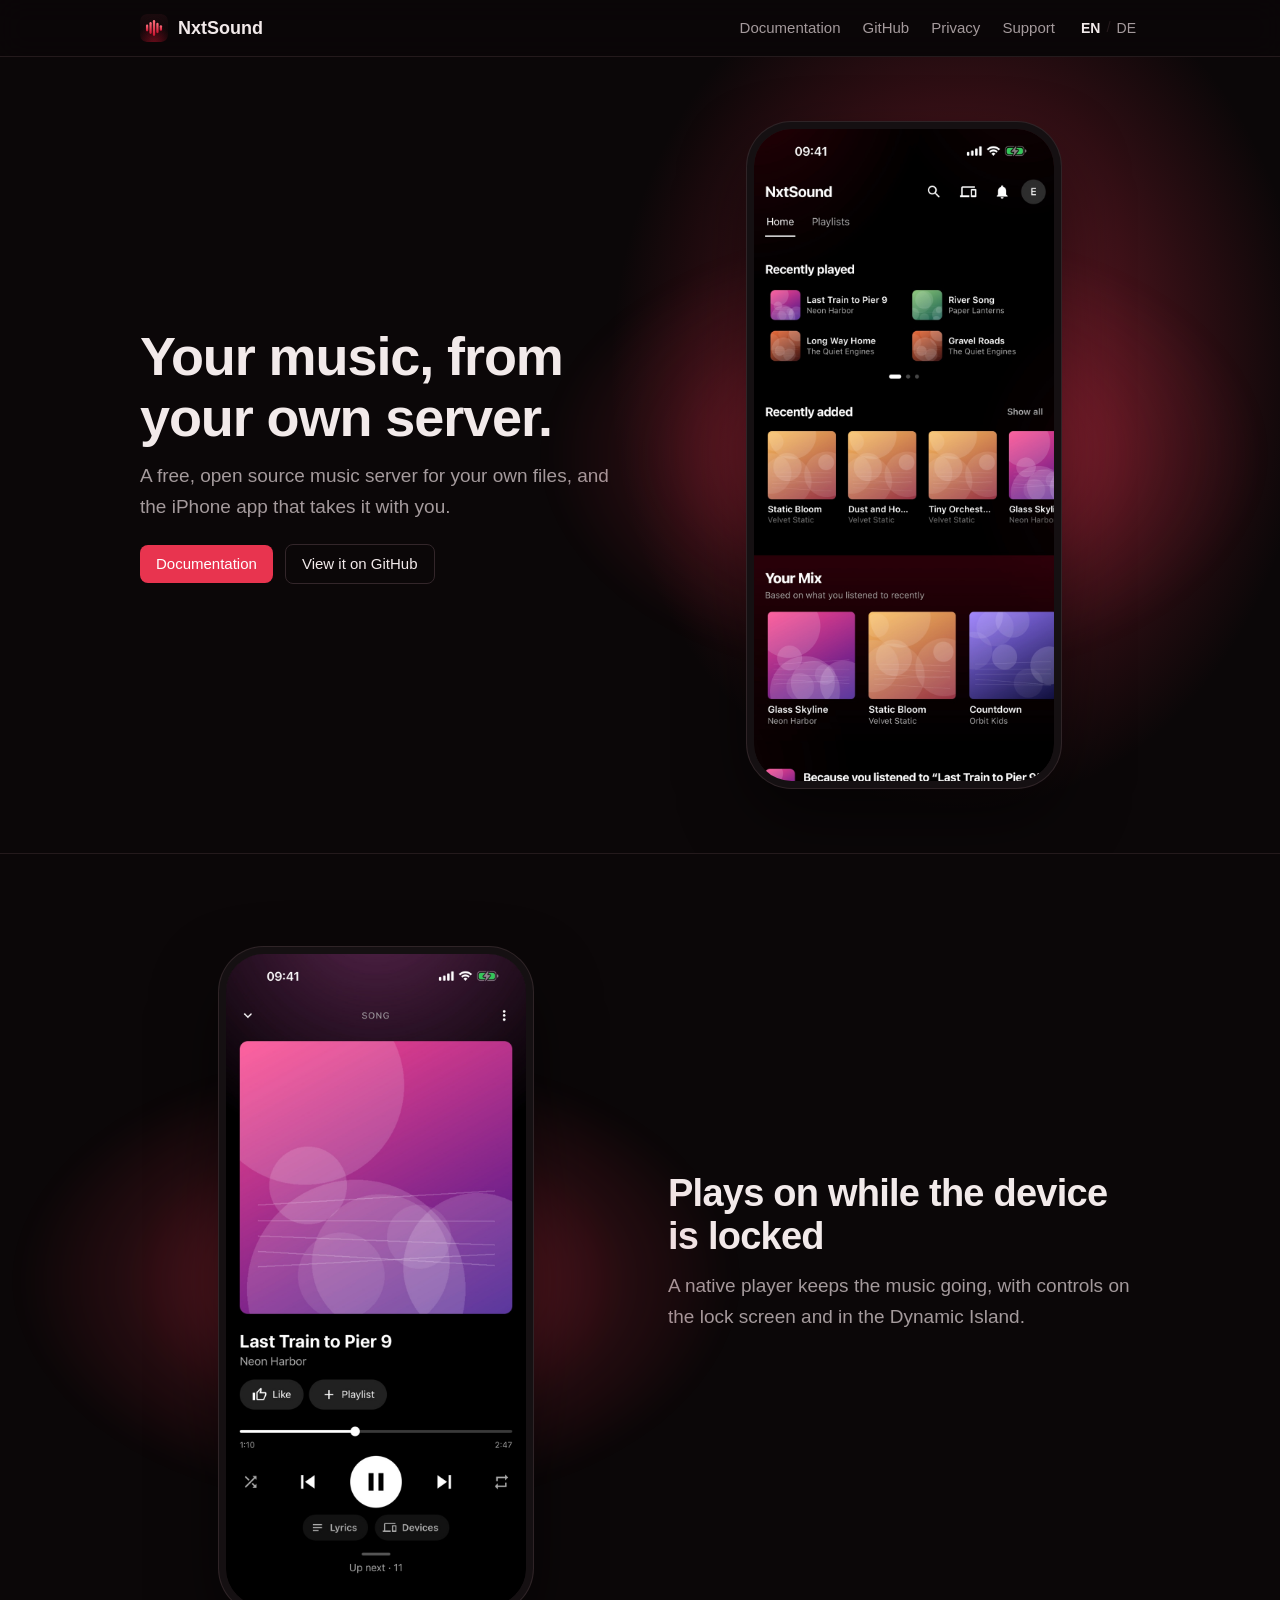
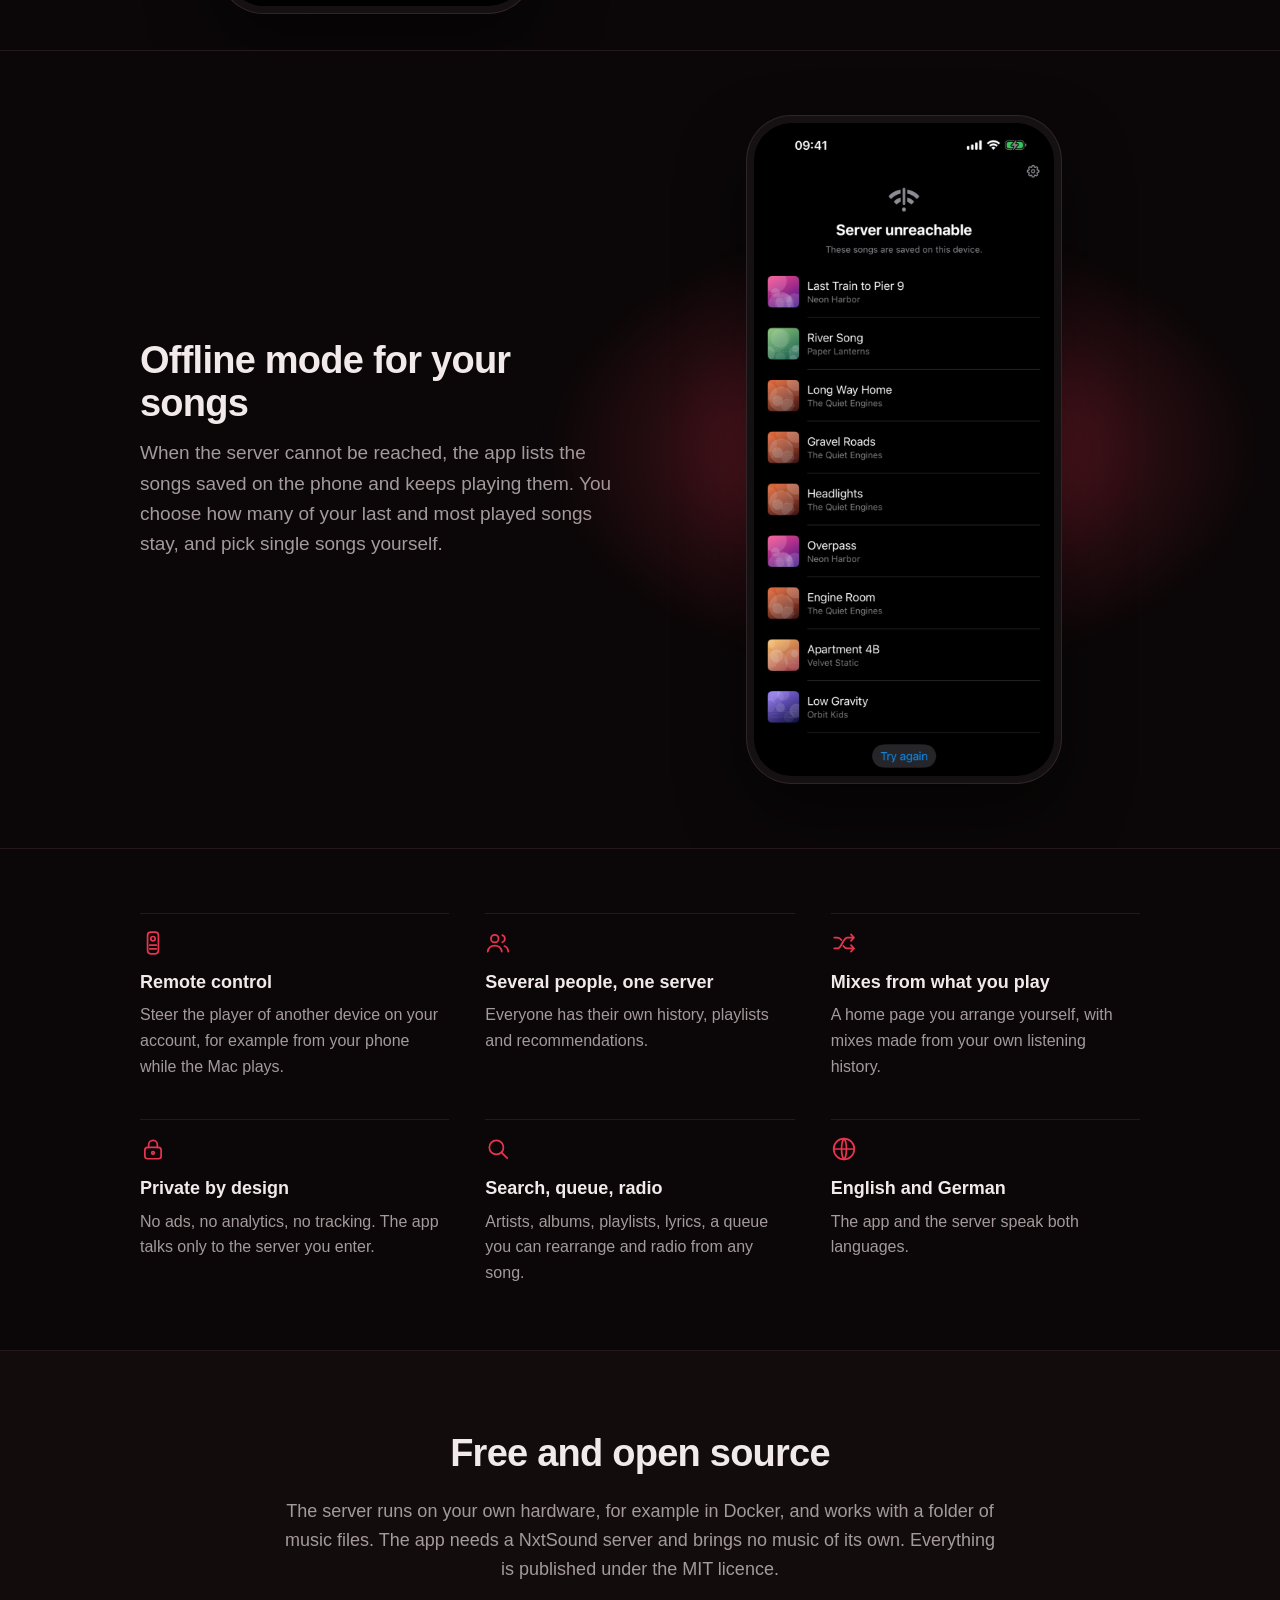
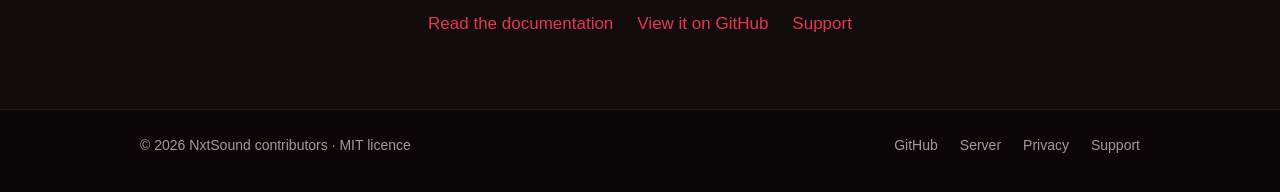
<file: index.html>
<!doctype html>
<html lang="en" data-lang="en">
<head>
<meta charset="utf-8">
<meta name="viewport" content="width=device-width,initial-scale=1">
<title>NxtSound</title>
<meta name="description" content="NxtSound is a free, open source music server for your own music files, with a web app and an iPhone app.">
<link rel="icon" href="img/icon.svg" type="image/svg+xml">
<link rel="stylesheet" href="style.css">
<script src="site.js"></script>
</head>
<body>
<nav class="nav"><div class="in">
<a class="brand" href=""><img src="img/icon.svg" alt="">NxtSound</a>
<a class="l hide" href="https://github.com/nxtsound/nxtsound-server/blob/main/docs/user-guide.md"><span data-l="en">Documentation</span><span data-l="de">Dokumentation</span></a>
<a class="l hide" href="https://github.com/nxtsound">GitHub</a>
<a class="l" href="privacy/"><span data-l="en">Privacy</span><span data-l="de">Datenschutz</span></a>
<a class="l" href="support/">Support</a>
<span class="lang"><button type="button" data-set="en">EN</button>/<button type="button" data-set="de">DE</button></span>
</div></nav>
<main>
<section class="row hero"><div class="in">
<div class="txt reveal">
<h1><span data-l="en">Your music, from your own server.</span><span data-l="de">Deine Musik, von deinem eigenen Server.</span></h1>
<p><span data-l="en">A free, open source music server for your own files, and the iPhone app that takes it with you.</span><span data-l="de">Ein freier, quelloffener Musikserver für deine eigenen Dateien und die iPhone-App, die ihn mitnimmt.</span></p>
<div class="links">
<a class="btn" href="https://github.com/nxtsound/nxtsound-server/blob/main/docs/user-guide.md"><span data-l="en">Documentation</span><span data-l="de">Dokumentation</span></a>
<a class="btn ghost" href="https://github.com/nxtsound"><span data-l="en">View it on GitHub</span><span data-l="de">Auf GitHub ansehen</span></a>
</div>
</div>
<div class="pic reveal"><img class="phone" data-l="en" src="img/1-home-en.jpg" alt="The home page of the NxtSound app" width="603" height="1311"><img class="phone" data-l="de" src="img/1-home-de.jpg" alt="Die Startseite der NxtSound-App" width="603" height="1311"></div>
</div></section>
<section class="row rev"><div class="in">
<div class="txt reveal"><h2><span data-l="en">Plays on while the device is locked</span><span data-l="de">Spielt weiter, auch wenn das Gerät gesperrt ist</span></h2><p><span data-l="en">A native player keeps the music going, with controls on the lock screen and in the Dynamic Island.</span><span data-l="de">Ein nativer Player hält die Musik am Laufen, mit Bedienung auf dem Sperrbildschirm und in der Dynamic Island.</span></p></div>
<div class="pic reveal"><img class="phone" data-l="en" src="img/2-player-en.jpg" alt="The player" width="603" height="1311"><img class="phone" data-l="de" src="img/2-player-de.jpg" alt="Der Player" width="603" height="1311"></div>
</div></section>
<section class="row"><div class="in">
<div class="txt reveal"><h2><span data-l="en">Offline mode for your songs</span><span data-l="de">Offline-Modus für deine Titel</span></h2><p><span data-l="en">When the server cannot be reached, the app lists the songs saved on the phone and keeps playing them. You choose how many of your last and most played songs stay, and pick single songs yourself.</span><span data-l="de">Ist der Server nicht erreichbar, zeigt die App die auf dem Handy gespeicherten Titel und spielt sie weiter. Du legst fest, wie viele deiner zuletzt und am meisten gespielten Titel bleiben, und wählst einzelne selbst aus.</span></p></div>
<div class="pic reveal"><img class="phone" data-l="en" src="img/7-offline-mode-en.jpg" alt="The offline mode listing the saved songs" width="603" height="1311"><img class="phone" data-l="de" src="img/7-offline-mode-de.jpg" alt="Der Offline-Modus mit den gespeicherten Titeln" width="603" height="1311"></div>
</div></section>

<section class="list"><div class="in reveal">
<div><svg class="ic" viewBox="0 0 24 24" aria-hidden="true"><rect x="7" y="2" width="10" height="20" rx="3"/><circle cx="12" cy="8" r="2"/><path d="M9 14h6M9 17.5h6"/></svg><h3><span data-l="en">Remote control</span><span data-l="de">Fernsteuerung</span></h3><p><span data-l="en">Steer the player of another device on your account, for example from your phone while the Mac plays.</span><span data-l="de">Steuere den Player eines anderen Geräts deines Kontos, zum Beispiel vom Handy aus, während der Mac spielt.</span></p></div>
<div><svg class="ic" viewBox="0 0 24 24" aria-hidden="true"><circle cx="9" cy="8" r="3.5"/><path d="M2.5 20c.6-3.6 3.2-5.5 6.5-5.5s5.9 1.9 6.5 5.5"/><path d="M16 4.7a3.5 3.5 0 0 1 0 6.6M18 14.8c2 .7 3.2 2.4 3.5 5.2"/></svg><h3><span data-l="en">Several people, one server</span><span data-l="de">Mehrere Personen, ein Server</span></h3><p><span data-l="en">Everyone has their own history, playlists and recommendations.</span><span data-l="de">Alle haben eigenen Verlauf, eigene Playlists und eigene Empfehlungen.</span></p></div>
<div><svg class="ic" viewBox="0 0 24 24" aria-hidden="true"><path d="M3 17h3c4 0 5-10 9-10h6M3 7h3c1.6 0 2.600.9 3.600 2.300M21 17h-6c-1.600 0-2.600-.9-3.600-2.300"/><path d="m18.500 4 2.500 3-2.500 3M18.500 14l2.500 3-2.500 3"/></svg><h3><span data-l="en">Mixes from what you play</span><span data-l="de">Mixe aus deinem Hören</span></h3><p><span data-l="en">A home page you arrange yourself, with mixes made from your own listening history.</span><span data-l="de">Eine Startseite, die du selbst gestaltest, mit Mixen aus deinem eigenen Hörverlauf.</span></p></div>
<div><svg class="ic" viewBox="0 0 24 24" aria-hidden="true"><rect x="4.500" y="10.500" width="15" height="10.500" rx="2.500"/><path d="M8 10.500V8a4 4 0 0 1 8 0v2.500"/><circle cx="12" cy="15.500" r="1.200"/></svg><h3><span data-l="en">Private by design</span><span data-l="de">Privat von Grund auf</span></h3><p><span data-l="en">No ads, no analytics, no tracking. The app talks only to the server you enter.</span><span data-l="de">Keine Werbung, keine Analyse, kein Tracking. Die App spricht nur mit dem Server, den du eingibst.</span></p></div>
<div><svg class="ic" viewBox="0 0 24 24" aria-hidden="true"><circle cx="10.500" cy="10.500" r="6.500"/><path d="m20.500 20.500-5.400-5.400"/></svg><h3><span data-l="en">Search, queue, radio</span><span data-l="de">Suche, Warteschlange, Radio</span></h3><p><span data-l="en">Artists, albums, playlists, lyrics, a queue you can rearrange and radio from any song.</span><span data-l="de">Künstler, Alben, Playlists, Songtexte, eine umsortierbare Warteschlange und Radio ab jedem Titel.</span></p></div>
<div><svg class="ic" viewBox="0 0 24 24" aria-hidden="true"><circle cx="12" cy="12" r="9.500"/><path d="M2.500 12h19M12 2.500c3 3 3 16 0 19M12 2.500c-3 3-3 16 0 19"/></svg><h3><span data-l="en">English and German</span><span data-l="de">Deutsch und Englisch</span></h3><p><span data-l="en">The app and the server speak both languages.</span><span data-l="de">App und Server sprechen beide Sprachen.</span></p></div>
</div></section>

<section class="closing"><div class="in reveal">
<h2><span data-l="en">Free and open source</span><span data-l="de">Frei und quelloffen</span></h2>
<p><span data-l="en">The server runs on your own hardware, for example in Docker, and works with a folder of music files. The app needs a NxtSound server and brings no music of its own. Everything is published under the MIT licence.</span><span data-l="de">Der Server läuft auf deiner eigenen Hardware, zum Beispiel in Docker, und arbeitet mit einem Ordner voller Musikdateien. Die App braucht einen NxtSound-Server und bringt keine eigene Musik mit. Alles steht unter der MIT-Lizenz.</span></p>
<div class="links"><a href="https://github.com/nxtsound/nxtsound-server/blob/main/docs/user-guide.md"><span data-l="en">Read the documentation</span><span data-l="de">Dokumentation lesen</span></a><a href="https://github.com/nxtsound/nxtsound-server"><span data-l="en">View it on GitHub</span><span data-l="de">Auf GitHub ansehen</span></a><a href="support/">Support</a></div>
</div></section>
</main>
<footer><div class="in">
<span class="copy">© <span data-year>2026</span> NxtSound contributors · MIT licence</span>
<a href="https://github.com/nxtsound">GitHub</a>
<a href="https://github.com/nxtsound/nxtsound-server">Server</a>
<a href="privacy/"><span data-l="en">Privacy</span><span data-l="de">Datenschutz</span></a>
<a href="support/">Support</a>
</div></footer>
</body>
</html>
</file>
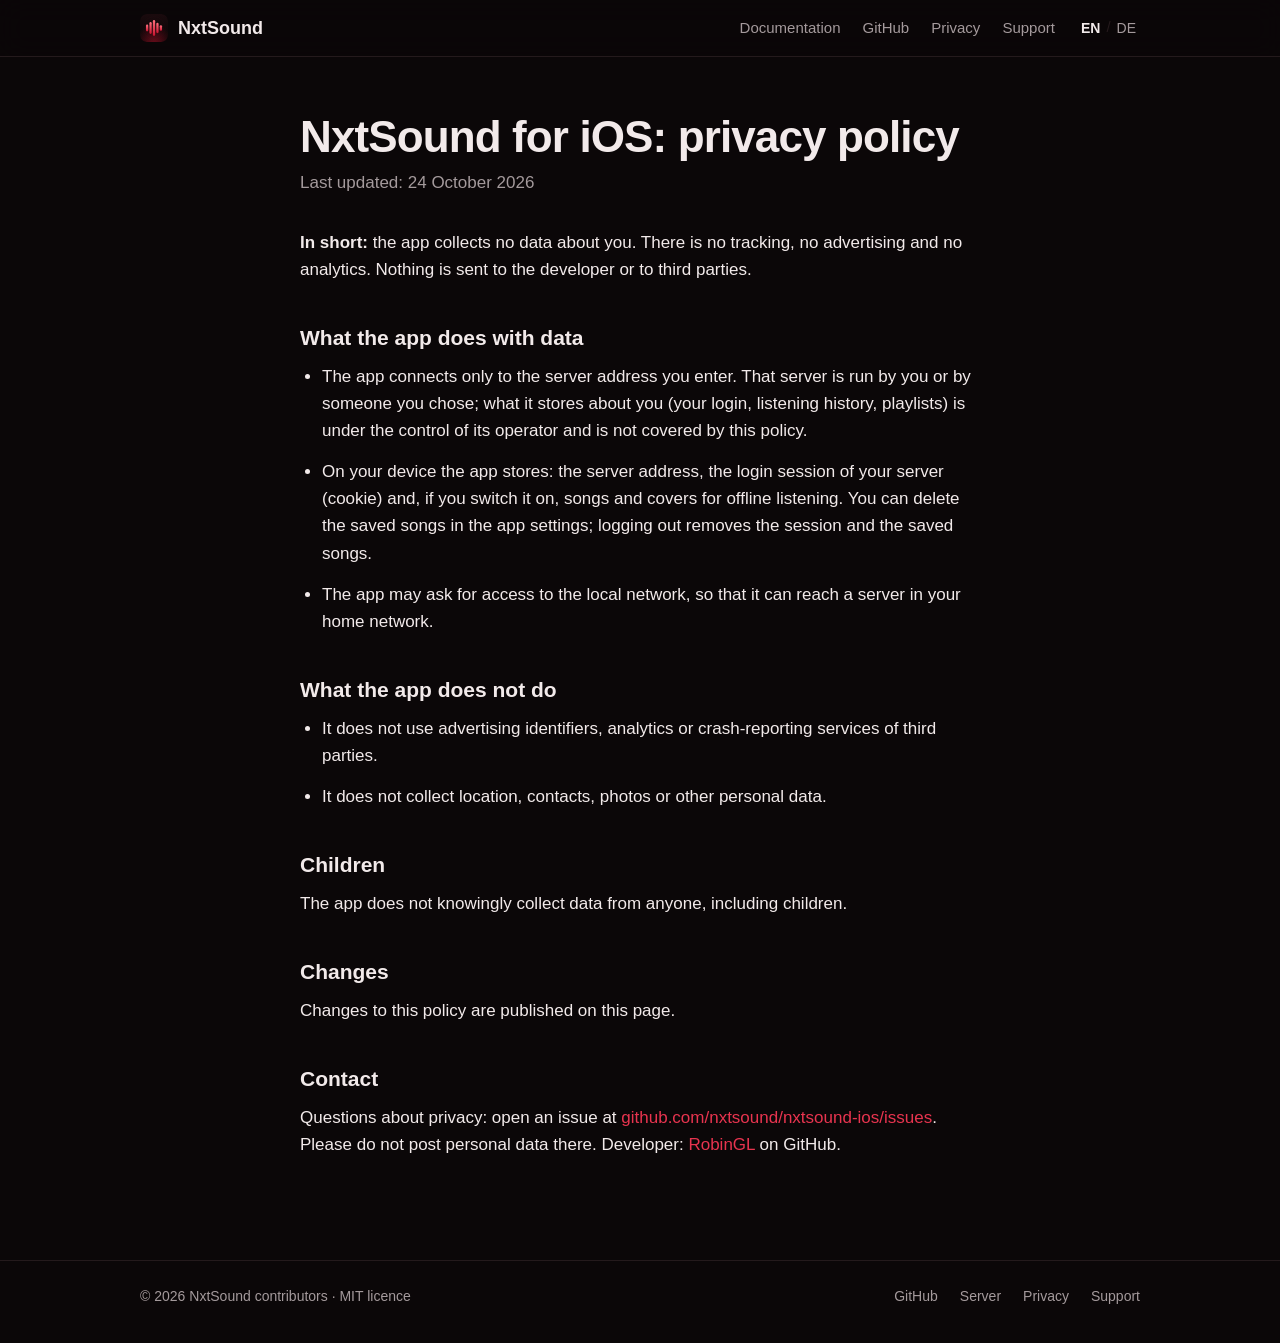
<file: privacy/index.html>
<!doctype html>
<html lang="en" data-lang="en">
<head>
<meta charset="utf-8">
<meta name="viewport" content="width=device-width,initial-scale=1">
<title>NxtSound – Privacy policy</title>
<meta name="description" content="Privacy policy of the NxtSound iPhone app: it collects no data about you.">
<link rel="icon" href="../img/icon.svg" type="image/svg+xml">
<link rel="stylesheet" href="../style.css">
<script src="../site.js"></script>
</head>
<body>
<nav class="nav"><div class="in">
<a class="brand" href="../"><img src="../img/icon.svg" alt="">NxtSound</a>
<a class="l hide" href="https://github.com/nxtsound/nxtsound-server/blob/main/docs/user-guide.md"><span data-l="en">Documentation</span><span data-l="de">Dokumentation</span></a>
<a class="l hide" href="https://github.com/nxtsound">GitHub</a>
<a class="l" href="../privacy/"><span data-l="en">Privacy</span><span data-l="de">Datenschutz</span></a>
<a class="l" href="../support/">Support</a>
<span class="lang"><button type="button" data-set="en">EN</button>/<button type="button" data-set="de">DE</button></span>
</div></nav>
<main class="doc">
<section data-l="en">
<h1>NxtSound for iOS: privacy policy</h1>
<p class="muted">Last updated: 24 October 2026</p>
<p><strong>In short:</strong> the app collects no data about you. There is no tracking, no advertising and no analytics. Nothing is sent to the developer or to third parties.</p>
<h3>What the app does with data</h3>
<ul>
<li>The app connects only to the server address you enter. That server is run by you or by someone you chose; what it stores about you (your login, listening history, playlists) is under the control of its operator and is not covered by this policy.</li>
<li>On your device the app stores: the server address, the login session of your server (cookie) and, if you switch it on, songs and covers for offline listening. You can delete the saved songs in the app settings; logging out removes the session and the saved songs.</li>
<li>The app may ask for access to the local network, so that it can reach a server in your home network.</li>
</ul>
<h3>What the app does not do</h3>
<ul>
<li>It does not use advertising identifiers, analytics or crash-reporting services of third parties.</li>
<li>It does not collect location, contacts, photos or other personal data.</li>
</ul>
<h3>Children</h3>
<p>The app does not knowingly collect data from anyone, including children.</p>
<h3>Changes</h3>
<p>Changes to this policy are published on this page.</p>
<h3>Contact</h3>
<p>Questions about privacy: open an issue at <a href="https://github.com/nxtsound/nxtsound-ios/issues">github.com/nxtsound/nxtsound-ios/issues</a>. Please do not post personal data there. Developer: <a href="https://github.com/RobinGL">RobinGL</a> on GitHub.</p>
</section>
<section data-l="de">
<h1>NxtSound für iOS: Datenschutzerklärung</h1>
<p class="muted">Stand: 24. Oktober 2026</p>
<p><strong>Kurz gesagt:</strong> Die App erhebt keine Daten über dich. Es gibt kein Tracking, keine Werbung und keine Analyse. Es wird nichts an den Entwickler oder an Dritte gesendet.</p>
<h3>Was die App mit Daten macht</h3>
<ul>
<li>Die App verbindet sich nur mit der Serveradresse, die du eingibst. Dieser Server wird von dir oder von jemandem betrieben, den du gewählt hast. Was er über dich speichert (Login, Hörverlauf, Playlists), liegt in der Hand des Betreibers und ist nicht Teil dieser Erklärung.</li>
<li>Auf deinem Gerät speichert die App: die Serveradresse, die Anmeldung bei deinem Server (Cookie) und, wenn du es einschaltest, Titel und Cover für das Offline-Hören. Die gespeicherten Titel kannst du in den App-Einstellungen löschen; beim Abmelden werden Anmeldung und gespeicherte Titel entfernt.</li>
<li>Die App kann um Zugriff auf das lokale Netzwerk bitten, damit sie einen Server in deinem Heimnetz erreicht.</li>
</ul>
<h3>Was die App nicht macht</h3>
<ul>
<li>Sie nutzt keine Werbe-IDs, keine Analyse- oder Absturzdienste von Dritten.</li>
<li>Sie erfasst weder Standort noch Kontakte, Fotos oder andere persönliche Daten.</li>
</ul>
<h3>Kinder</h3>
<p>Die App erhebt wissentlich keine Daten von irgendjemandem, auch nicht von Kindern.</p>
<h3>Änderungen</h3>
<p>Änderungen dieser Erklärung werden auf dieser Seite veröffentlicht.</p>
<h3>Kontakt</h3>
<p>Fragen zum Datenschutz: Eröffne ein Issue unter <a href="https://github.com/nxtsound/nxtsound-ios/issues">github.com/nxtsound/nxtsound-ios/issues</a>. Bitte poste dort keine persönlichen Daten. Entwickler: <a href="https://github.com/RobinGL">RobinGL</a> auf GitHub.</p>
</section>
</main>
<footer><div class="in">
<span class="copy">© <span data-year>2026</span> NxtSound contributors · MIT licence</span>
<a href="https://github.com/nxtsound">GitHub</a>
<a href="https://github.com/nxtsound/nxtsound-server">Server</a>
<a href="../privacy/"><span data-l="en">Privacy</span><span data-l="de">Datenschutz</span></a>
<a href="../support/">Support</a>
</div></footer>
</body>
</html>
</file>
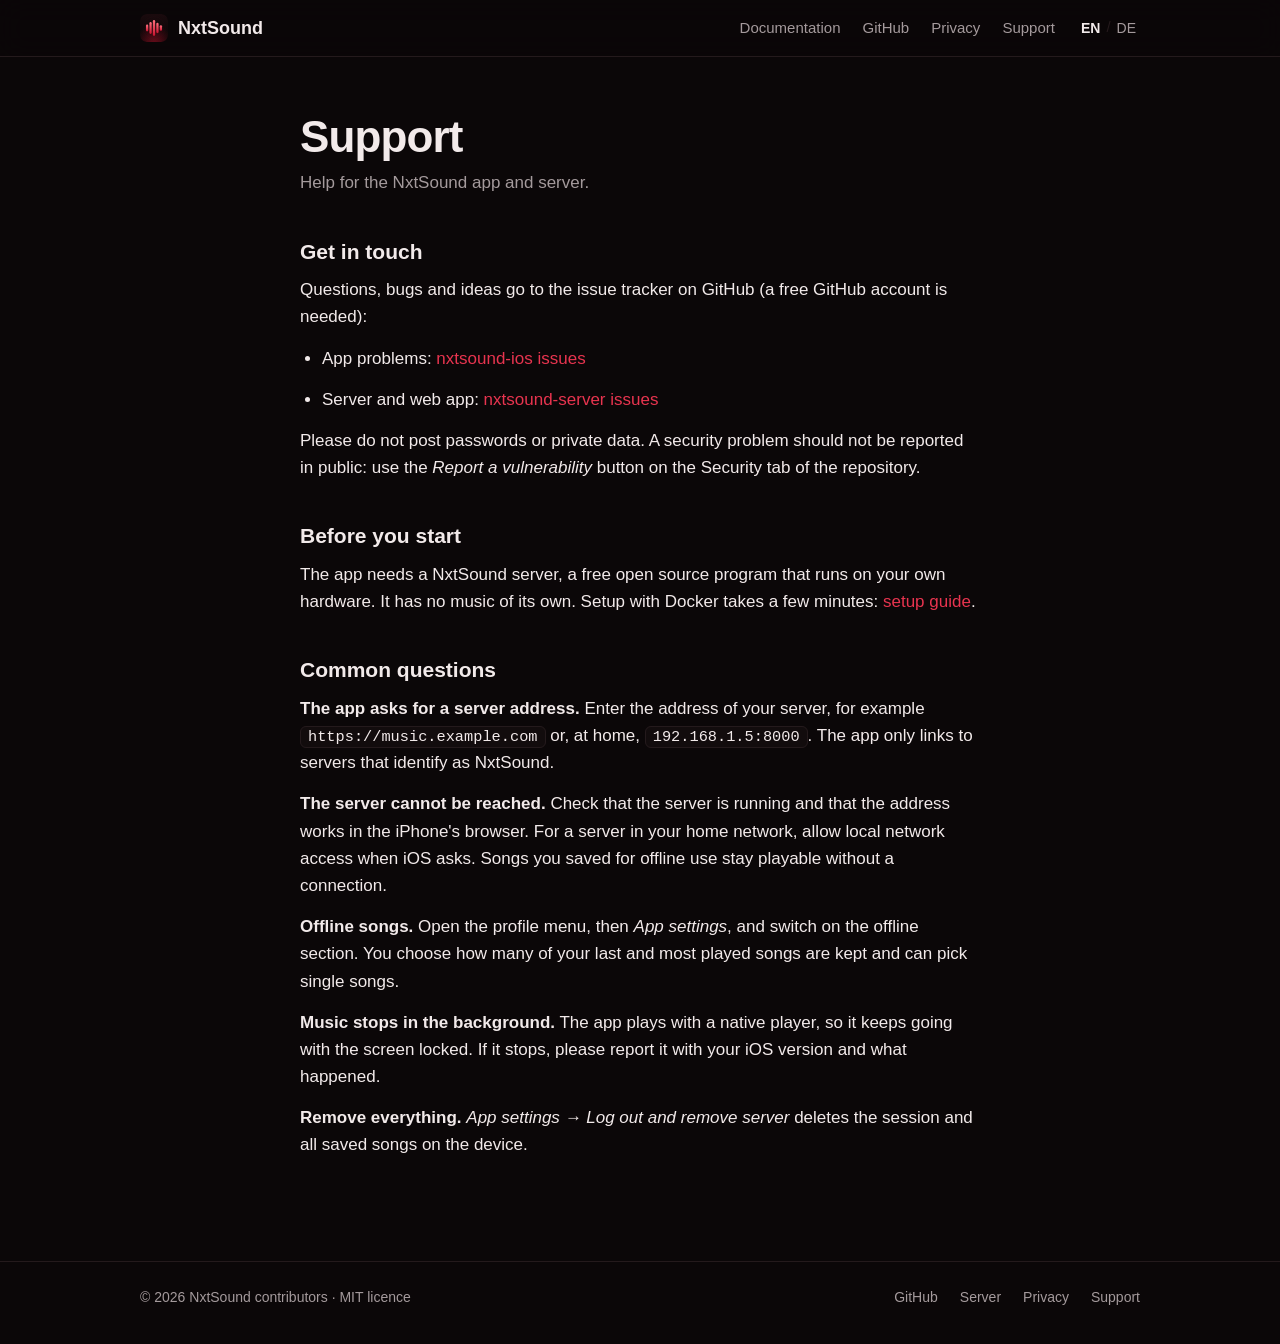
<file: support/index.html>
<!doctype html>
<html lang="en" data-lang="en">
<head>
<meta charset="utf-8">
<meta name="viewport" content="width=device-width,initial-scale=1">
<title>NxtSound – Support</title>
<meta name="description" content="Help for the NxtSound iPhone app and server.">
<link rel="icon" href="../img/icon.svg" type="image/svg+xml">
<link rel="stylesheet" href="../style.css">
<script src="../site.js"></script>
</head>
<body>
<nav class="nav"><div class="in">
<a class="brand" href="../"><img src="../img/icon.svg" alt="">NxtSound</a>
<a class="l hide" href="https://github.com/nxtsound/nxtsound-server/blob/main/docs/user-guide.md"><span data-l="en">Documentation</span><span data-l="de">Dokumentation</span></a>
<a class="l hide" href="https://github.com/nxtsound">GitHub</a>
<a class="l" href="../privacy/"><span data-l="en">Privacy</span><span data-l="de">Datenschutz</span></a>
<a class="l" href="../support/">Support</a>
<span class="lang"><button type="button" data-set="en">EN</button>/<button type="button" data-set="de">DE</button></span>
</div></nav>
<main class="doc">
<section data-l="en">
<h1>Support</h1>
<p class="muted">Help for the NxtSound app and server.</p>
<h3>Get in touch</h3>
<p>Questions, bugs and ideas go to the issue tracker on GitHub (a free GitHub account is needed):</p>
<ul>
<li>App problems: <a href="https://github.com/nxtsound/nxtsound-ios/issues">nxtsound-ios issues</a></li>
<li>Server and web app: <a href="https://github.com/nxtsound/nxtsound-server/issues">nxtsound-server issues</a></li>
</ul>
<p>Please do not post passwords or private data. A security problem should not be reported in public: use the <em>Report a vulnerability</em> button on the Security tab of the repository.</p>
<h3>Before you start</h3>
<p>The app needs a NxtSound server, a free open source program that runs on your own hardware. It has no music of its own. Setup with Docker takes a few minutes: <a href="https://github.com/nxtsound/nxtsound-server">setup guide</a>.</p>
<h3>Common questions</h3>
<p><strong>The app asks for a server address.</strong> Enter the address of your server, for example <code>https://music.example.com</code> or, at home, <code>192.168.1.5:8000</code>. The app only links to servers that identify as NxtSound.</p>
<p><strong>The server cannot be reached.</strong> Check that the server is running and that the address works in the iPhone's browser. For a server in your home network, allow local network access when iOS asks. Songs you saved for offline use stay playable without a connection.</p>
<p><strong>Offline songs.</strong> Open the profile menu, then <em>App settings</em>, and switch on the offline section. You choose how many of your last and most played songs are kept and can pick single songs.</p>
<p><strong>Music stops in the background.</strong> The app plays with a native player, so it keeps going with the screen locked. If it stops, please report it with your iOS version and what happened.</p>
<p><strong>Remove everything.</strong> <em>App settings → Log out and remove server</em> deletes the session and all saved songs on the device.</p>
</section>
<section data-l="de">
<h1>Support</h1>
<p class="muted">Hilfe zur NxtSound-App und zum Server.</p>
<h3>Kontakt</h3>
<p>Fragen, Fehler und Ideen gehören in den Issue-Tracker auf GitHub (ein kostenloses GitHub-Konto ist nötig):</p>
<ul>
<li>Probleme mit der App: <a href="https://github.com/nxtsound/nxtsound-ios/issues">nxtsound-ios Issues</a></li>
<li>Server und Web-App: <a href="https://github.com/nxtsound/nxtsound-server/issues">nxtsound-server Issues</a></li>
</ul>
<p>Bitte poste keine Passwörter oder privaten Daten. Ein Sicherheitsproblem bitte nicht öffentlich melden, sondern über <em>Report a vulnerability</em> im Reiter Security des Repositorys.</p>
<h3>Vorab</h3>
<p>Die App braucht einen NxtSound-Server, ein freies, quelloffenes Programm, das auf deiner eigenen Hardware läuft. Eigene Musik bringt die App nicht mit. Die Einrichtung mit Docker dauert wenige Minuten: <a href="https://github.com/nxtsound/nxtsound-server">Anleitung</a>.</p>
<h3>Häufige Fragen</h3>
<p><strong>Die App fragt nach einer Serveradresse.</strong> Gib die Adresse deines Servers ein, zum Beispiel <code>https://music.example.com</code> oder zu Hause <code>192.168.1.5:8000</code>. Die App verbindet sich nur mit Servern, die sich als NxtSound melden.</p>
<p><strong>Der Server ist nicht erreichbar.</strong> Prüfe, ob der Server läuft und die Adresse im Browser des iPhones funktioniert. Für einen Server im Heimnetz erlaube den Zugriff auf das lokale Netzwerk, wenn iOS fragt. Titel, die du für offline gespeichert hast, spielen auch ohne Verbindung.</p>
<p><strong>Offline-Titel.</strong> Öffne das Profilmenü, dann <em>App-Einstellungen</em>, und schalte den Offline-Bereich ein. Du legst fest, wie viele zuletzt und am meisten gespielte Titel behalten werden, und kannst einzelne Titel auswählen.</p>
<p><strong>Die Musik stoppt im Hintergrund.</strong> Die App spielt mit einem nativen Player und läuft bei gesperrtem Bildschirm weiter. Falls sie stoppt, melde es bitte mit deiner iOS-Version und was passiert ist.</p>
<p><strong>Alles entfernen.</strong> <em>App-Einstellungen → Abmelden und Server entfernen</em> löscht die Anmeldung und alle gespeicherten Titel auf dem Gerät.</p>
</section>
</main>
<footer><div class="in">
<span class="copy">© <span data-year>2026</span> NxtSound contributors · MIT licence</span>
<a href="https://github.com/nxtsound">GitHub</a>
<a href="https://github.com/nxtsound/nxtsound-server">Server</a>
<a href="../privacy/"><span data-l="en">Privacy</span><span data-l="de">Datenschutz</span></a>
<a href="../support/">Support</a>
</div></footer>
</body>
</html>
</file>
<file: style.css>
:root{--bg:#0b0708;--panel:#120c0d;--ink:#f2eaea;--mute:#a49a9c;--accent:#e8344f;--line:#241a1c}
*{box-sizing:border-box}
html{-webkit-text-size-adjust:100%;color-scheme:dark}
body{margin:0;background:var(--bg);color:var(--ink);font:17px/1.6 -apple-system,BlinkMacSystemFont,"Segoe UI",Roboto,"Helvetica Neue",Arial,sans-serif;-webkit-font-smoothing:antialiased}
a{color:var(--accent);text-decoration:none}a:hover{color:#ff6f7d}
.nav{position:sticky;top:0;z-index:10;background:rgba(11,7,8,.85);-webkit-backdrop-filter:blur(14px);backdrop-filter:blur(14px);border-bottom:1px solid var(--line)}
.nav .in{max-width:1040px;margin:0 auto;padding:0 20px;height:56px;display:flex;align-items:center;gap:22px;font-size:15px}
.nav .brand{display:flex;align-items:center;gap:10px;color:var(--ink);font-size:18px;font-weight:700;margin-right:auto}
.nav .brand img{width:28px;height:28px;border-radius:7px}
.nav a.l{color:var(--mute)}.nav a.l:hover{color:var(--ink)}
.lang{display:flex;gap:2px;color:var(--line)}
.lang button{background:none;border:0;padding:2px 4px;font:inherit;font-size:14px;color:var(--mute);cursor:pointer}
html[data-lang=en] .lang [data-set=en],html[data-lang=de] .lang [data-set=de]{color:var(--ink);font-weight:600}
html[data-lang=en] [data-l=de],html[data-lang=de] [data-l=en]{display:none}
.row .in{max-width:1040px;margin:0 auto;padding:72px 20px;display:grid;grid-template-columns:1fr 1fr;gap:56px;align-items:center}
.row+.row,.list{border-top:1px solid var(--line)}
.row.rev .txt{order:2}
.row h1,.row h2{margin:0 0 14px;font-weight:700;line-height:1.12;letter-spacing:-.02em}
.row h1{font-size:clamp(34px,5.4vw,54px)}
.row h2{font-size:clamp(28px,4vw,38px)}
.row .txt p{margin:0;color:var(--mute);font-size:19px;max-width:30em}
.eyebrow{margin:0 0 10px !important;color:var(--accent) !important;font-size:15px !important;font-weight:600;letter-spacing:.04em;text-transform:uppercase}
.links{display:flex;gap:24px;align-items:center;flex-wrap:wrap;margin-top:26px;font-size:17px}
.btn{background:var(--accent);color:#fff !important;padding:10px 20px;border-radius:9px;font-weight:600}
.btn:hover{background:#f0475f}
.pic{display:flex;justify-content:center}
.phone{display:block;width:min(300px,72vw);height:auto;border-radius:12.5%/5.8%;box-shadow:0 0 0 7px #151012,0 0 0 8px #2f2427,0 30px 70px rgba(0,0,0,.6)}
.list .in{max-width:1040px;margin:0 auto;padding:64px 20px;display:grid;grid-template-columns:repeat(3,1fr);gap:40px 36px}
.list h3{margin:0 0 6px;font-size:18px;font-weight:600}
.list p{margin:0;color:var(--mute);font-size:16px}
.closing{border-top:1px solid var(--line);background:var(--panel)}
.closing .in{max-width:760px;margin:0 auto;padding:72px 20px;text-align:center}
.closing h2{margin:0 0 14px;font-size:clamp(28px,4vw,38px);letter-spacing:-.02em}
.closing p{margin:0 auto;color:var(--mute);font-size:18px}
.closing .links{justify-content:center}
.doc{max-width:720px;margin:0 auto;padding:56px 20px 88px}
.doc h1{font-size:clamp(32px,5vw,44px);font-weight:700;letter-spacing:-.02em;line-height:1.1;margin:0 0 8px}
.doc .muted{color:var(--mute);margin:0 0 32px}
.doc h3{font-size:21px;font-weight:600;margin:38px 0 8px}
.doc p,.doc li{margin:0 0 14px}
.doc ul{padding-left:22px;margin:0 0 14px}
code{background:var(--panel);border:1px solid var(--line);border-radius:6px;padding:1px 7px;font:.9em ui-monospace,SFMono-Regular,Menlo,monospace}
footer{border-top:1px solid var(--line);color:var(--mute);font-size:14px;padding:24px 0 36px}
footer .in{max-width:1040px;margin:0 auto;padding:0 20px;display:flex;gap:8px 22px;flex-wrap:wrap}
footer a{color:var(--mute)}footer a:hover{color:var(--ink)}
footer .copy{margin-right:auto}
@media (max-width:760px){
 .row .in{grid-template-columns:1fr;gap:36px;padding:48px 20px;text-align:left}
 .row.rev .txt{order:0}
 .list .in{grid-template-columns:1fr;padding:48px 20px;gap:28px}
 .nav .in{gap:16px}.nav a.hide{display:none}
}

/* glow and motion */
.row.hero{position:relative;overflow:hidden}
.row.hero:before{content:"";position:absolute;right:-10%;top:-30%;width:70%;height:140%;background:radial-gradient(closest-side,rgba(232,52,79,.50),rgba(232,52,79,.14) 55%,transparent 78%);animation:breathe 7s ease-in-out infinite;pointer-events:none}
.row .in{position:relative}
.pic{position:relative}
.pic:before{content:"";position:absolute;left:50%;top:50%;width:190%;height:85%;transform:translate(-50%,-50%);background:radial-gradient(closest-side,rgba(232,52,79,.60),rgba(232,52,79,.12) 55%,rgba(232,52,79,0) 80%);filter:blur(10px);animation:breathe 6s ease-in-out infinite;pointer-events:none}
.pic .phone{position:relative;animation:float 7s ease-in-out infinite}
.row.rev .pic:before{animation-delay:-3s}
.btn.ghost{background:none;border:1px solid #3a2a2d;color:var(--ink) !important}
.btn.ghost:hover{border-color:var(--accent);background:rgba(232,52,79,.08)}
.btn{transition:background .2s,border-color .2s,transform .2s}.btn:hover{transform:translateY(-1px)}
.eq{display:inline-flex;gap:3px;align-items:flex-end;height:14px;margin-right:10px;vertical-align:-1px}
.eq i{display:block;width:3px;height:100%;border-radius:2px;background:var(--accent);transform-origin:bottom;animation:eq 1.1s ease-in-out infinite}
.eq i:nth-child(2){animation-delay:-.3s}.eq i:nth-child(3){animation-delay:-.7s}.eq i:nth-child(4){animation-delay:-.2s}.eq i:nth-child(5){animation-delay:-.9s}
@keyframes eq{0%,100%{transform:scaleY(.25)}50%{transform:scaleY(1)}}
@keyframes breathe{0%,100%{opacity:.55;transform:translate(var(--tx,0),var(--ty,0)) scale(.96)}50%{opacity:1;transform:translate(var(--tx,0),var(--ty,0)) scale(1.06)}}
.pic:before{--tx:-50%;--ty:-50%}
.row.hero:before{--tx:0;--ty:0}
@keyframes float{0%,100%{transform:translateY(0)}50%{transform:translateY(-10px)}}
.js .reveal{opacity:0;transform:translateY(28px);transition:opacity .9s cubic-bezier(.2,.7,.2,1),transform .9s cubic-bezier(.2,.7,.2,1)}
.js .reveal.in-view{opacity:1;transform:none}
.js .row.rev .pic.reveal{transform:translateY(28px)}
.list>.in>div{border-top:1px solid var(--line);padding-top:16px;transition:border-color .3s}
.list>.in>div:hover{border-color:var(--accent)}
@media (prefers-reduced-motion:reduce){*,*:before{animation:none !important;transition:none !important}.js .reveal{opacity:1;transform:none}}

/* refinements: slimmer buttons, feature icons, compact mobile nav */
.btn{padding:7px 16px;border-radius:8px;font-size:15px;font-weight:500}
.btn.ghost{border-color:#33262a}
.hero .links{gap:12px;margin-top:22px}
.list .ic{display:block;width:26px;height:26px;margin:0 0 12px;fill:none;stroke:var(--accent);stroke-width:1.6;stroke-linecap:round;stroke-linejoin:round;transition:transform .3s}
.list>.in>div:hover .ic{transform:translateY(-2px) scale(1.06)}
@media (max-width:760px){
 .nav .in{gap:12px;padding:0 16px;font-size:14px}
 .nav .brand{font-size:17px}
 .nav a.l{display:none}
}

/* no sideways scrolling: the glows reach past the edges of a row */
html,body{overflow-x:hidden;overflow-x:clip}
.row{overflow:hidden}
</file>
